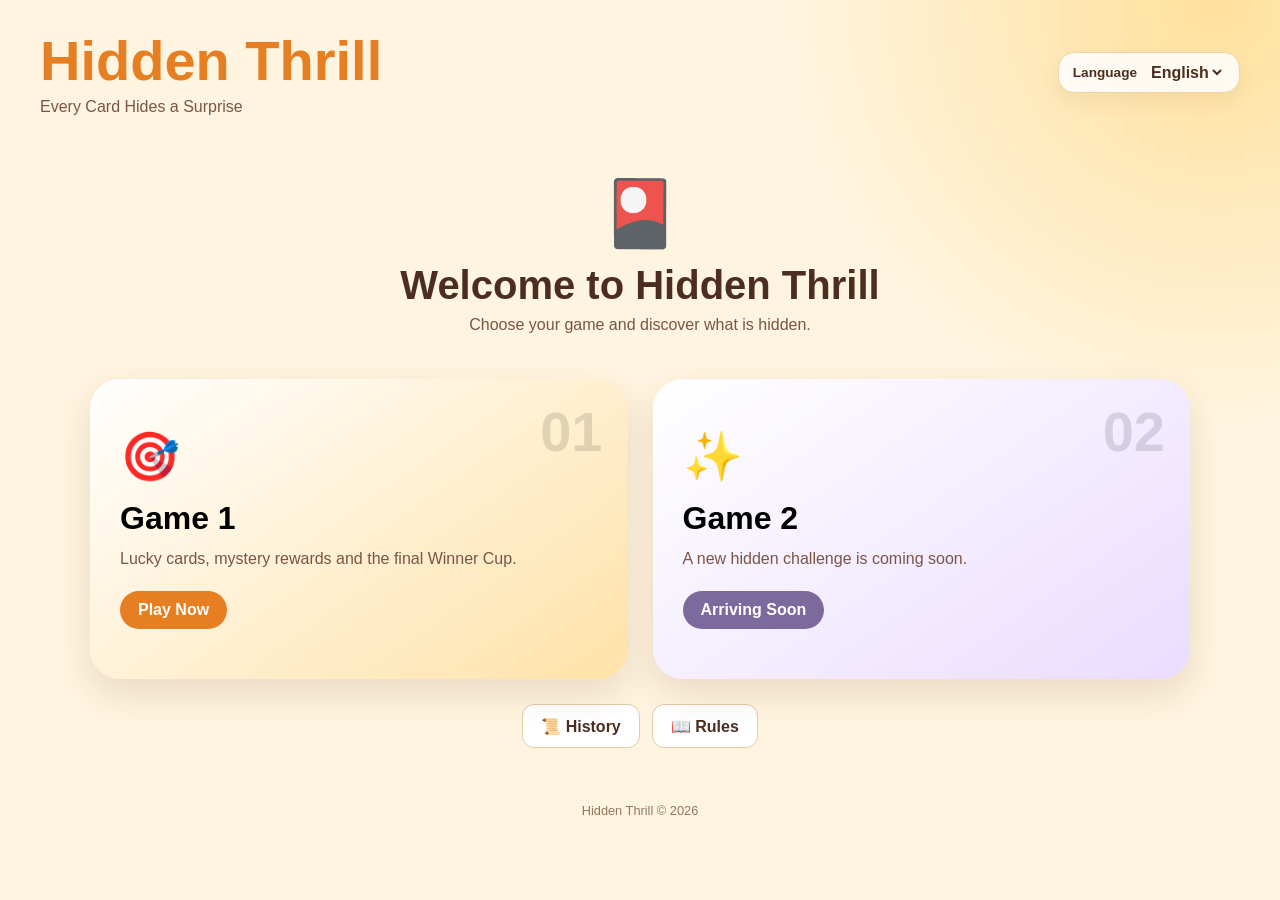
<file: index.html>
<!DOCTYPE html>
<html lang="en">
<head>
    <meta charset="UTF-8">
    <meta name="viewport" content="width=device-width, initial-scale=1.0">
    <title>Hidden Thrill</title>
    <link rel="stylesheet" href="style.css">
</head>

<body>

    <!-- HOME PAGE -->
    <section id="homePage" class="page active">

        <div class="sun-glow"></div>

        <header class="home-header">
            <div>
                <h1>Hidden Thrill</h1>
                <p data-i18n="tagline">Every Card Hides a Surprise</p>
            </div>

            <div class="language-box">
                <label for="languageSelect" data-i18n="language">Language</label>
                <select id="languageSelect">
                    <option value="en">English</option>
                    <option value="te">తెలుగు</option>
                    <option value="hi">हिन्दी</option>
                </select>
            </div>
        </header>

        <main class="home-content">

            <div class="home-hero">
                <div class="hero-icon">🎴</div>
                <h2 data-i18n="welcome">Welcome to Hidden Thrill</h2>
                <p data-i18n="chooseGame">Choose your game and discover what is hidden.</p>
            </div>

            <div class="game-selection">

                <button id="game1Btn" class="game-card game-card-one">
                    <span class="game-number">01</span>
                    <span class="game-icon">🎯</span>
                    <span class="game-title" data-i18n="game1">Game 1</span>
                    <span class="game-description" data-i18n="game1Desc">
                        Lucky cards, mystery rewards and the final Winner Cup.
                    </span>
                    <span class="play-label" data-i18n="playNow">Play Now</span>
                </button>

                <button id="game2Btn" class="game-card game-card-two">
                    <span class="game-number">02</span>
                    <span class="game-icon">✨</span>
                    <span class="game-title" data-i18n="game2">Game 2</span>
                    <span class="game-description" data-i18n="game2Desc">
                        A new hidden challenge is coming soon.
                    </span>
                    <span class="coming-label" data-i18n="arrivingSoon">Arriving Soon</span>
                </button>

            </div>

            <div class="home-buttons">
                <button id="historyBtn" class="secondary-btn">
                    📜 <span data-i18n="history">History</span>
                </button>

                <button id="homeRulesBtn" class="secondary-btn">
                    📖 <span data-i18n="rules">Rules</span>
                </button>
            </div>

        </main>

        <footer>
            <p>Hidden Thrill © 2026</p>
        </footer>

    </section>


    <!-- SETUP PAGE -->
    <section id="setupPage" class="page">

        <div class="setup-container">

            <button id="setupBackBtn" class="back-btn">
                ← <span data-i18n="back">Back</span>
            </button>

            <div class="setup-header">
                <div class="setup-icon">🎮</div>
                <h2 data-i18n="gameSetup">Game Setup</h2>
                <p data-i18n="enterPlayers">Enter player names to begin.</p>
            </div>

            <div class="player-count-box">
                <h3 data-i18n="numberOfPlayers">Number of Players</h3>

                <div class="player-count-options">
                    <button class="player-count-btn active" data-count="2">2</button>
                    <button class="player-count-btn" data-count="4">4</button>
                </div>
            </div>

            <div id="playerInputs" class="player-inputs"></div>

            <button id="startGameBtn" class="primary-btn start-btn">
                🎮 <span data-i18n="startGame">Start Game</span>
            </button>

            <p id="setupError" class="error-message"></p>

        </div>

    </section>


    <!-- GAME PAGE -->
    <section id="gamePage" class="page">

        <div class="game-container">

            <div class="game-topbar">

                <button id="gameExitBtn" class="outline-btn danger-btn">
                    ← <span data-i18n="exit">Exit</span>
                </button>

                <div class="game-top-actions">
                    <button id="gameRulesBtn" class="outline-btn">
                        📖 <span data-i18n="rules">Rules</span>
                    </button>

                    <button id="newGameBtn" class="outline-btn">
                        🔄 <span data-i18n="newGame">New Game</span>
                    </button>
                </div>

            </div>


            <!-- LEADERBOARD ABOVE GAME -->
            <div class="leaderboard-panel">

                <div class="leaderboard-heading">
                    <span>🏆</span>
                    <h2 data-i18n="leaderboard">Leaderboard</h2>
                </div>

                <div id="leaderboard" class="leaderboard"></div>

            </div>


            <!-- CURRENT TURN -->
            <div class="turn-panel">

                <div class="turn-small" data-i18n="currentTurn">
                    Current Turn
                </div>

                <div id="currentTurn" class="current-turn">
                    Player A
                </div>

            </div>


            <!-- LEVEL INFORMATION -->
            <div id="levelPanel" class="level-panel">

                <div id="levelNumber" class="level-number">
                    LEVEL 1
                </div>

                <h2 id="levelTitle">
                    LUCKY START
                </h2>

                <p id="levelRules"></p>

            </div>


            <!-- GAME MESSAGE -->
            <div id="gameMessage" class="game-message"></div>


            <!-- CARDS -->
            <div id="cardsGrid" class="cards-grid"></div>


            <!-- GAME BOTTOM -->
            <div class="game-bottom">

                <button id="bottomHomeBtn" class="secondary-btn">
                    🏠 <span data-i18n="home">Home</span>
                </button>

                <button id="bottomNewGameBtn" class="primary-btn">
                    🔄 <span data-i18n="newGame">New Game</span>
                </button>

            </div>

        </div>

    </section>


    <!-- TRANSITION OVERLAY -->
    <div id="transitionOverlay" class="overlay hidden">

        <div class="transition-box">

            <div class="transition-level" id="transitionLevel">
                LEVEL 2
            </div>

            <h2 id="transitionTitle">
                NEGATIVE ZONE
            </h2>

            <p id="transitionRules"></p>

            <div id="countdownNumber" class="countdown-number">
                5
            </div>

            <p id="transitionMessage"></p>

        </div>

    </div>


    <!-- WINNER OVERLAY -->
    <div id="winnerOverlay" class="overlay winner-overlay hidden">

        <div class="winner-box">

            <div class="winner-trophy">🏆</div>

            <p class="winner-small" data-i18n="winner">WINNER</p>

            <h1 id="winnerName">
                Player A
            </h1>

            <div class="winner-cup">🏆</div>

            <p id="winnerScore" class="winner-score"></p>

            <div class="winner-actions">

                <button id="winnerNewGameBtn" class="primary-btn">
                    🔄 <span data-i18n="newGame">New Game</span>
                </button>

                <button id="winnerHomeBtn" class="secondary-btn">
                    🏠 <span data-i18n="home">Home</span>
                </button>

            </div>

        </div>

    </div>


    <!-- RULES MODAL -->
    <div id="rulesModal" class="modal hidden">

        <div class="modal-box">

            <button id="closeRulesBtn" class="close-btn">×</button>

            <h2>📖 <span data-i18n="rules">Rules</span></h2>

            <div id="rulesContent"></div>

        </div>

    </div>


    <!-- HISTORY MODAL -->
    <div id="historyModal" class="modal hidden">

        <div class="modal-box history-box">

            <button id="closeHistoryBtn" class="close-btn">×</button>

            <h2>📜 <span data-i18n="history">History</span></h2>

            <div id="historyContent"></div>

            <button id="clearHistoryBtn" class="secondary-btn clear-history-btn">
                🗑️ <span data-i18n="clearHistory">Clear History</span>
            </button>

        </div>

    </div>


    <script src="script.js"></script>

</body>
</html>
</file>
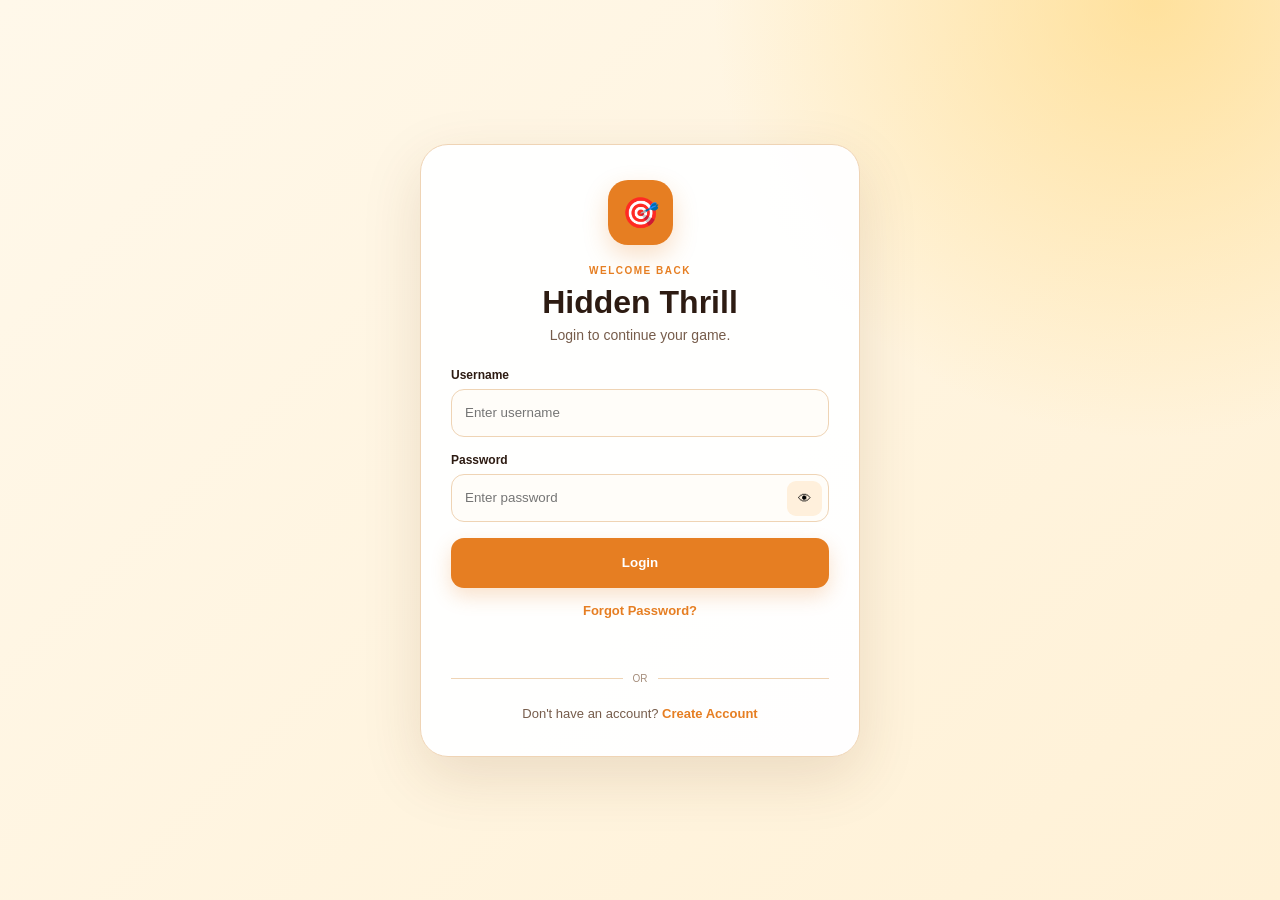
<file: login.html>
<!DOCTYPE html>
<html lang="en">

<head>

    <meta charset="UTF-8">

    <meta
        name="viewport"
        content="width=device-width, initial-scale=1.0"
    >

    <title>Login | Hidden Thrill</title>

    <link
        rel="stylesheet"
        href="auth.css"
    >

</head>


<body>

<div class="auth-page">

    <div class="auth-card">

        <div class="auth-logo">
            🎯
        </div>

        <span class="auth-eyebrow">
            WELCOME BACK
        </span>

        <h1>
            Hidden Thrill
        </h1>

        <p class="auth-subtitle">
            Login to continue your game.
        </p>


        <form id="loginForm">


            <div class="input-group">

                <label for="username">
                    Username
                </label>

                <input
                    type="text"
                    id="username"
                    autocomplete="username"
                    placeholder="Enter username"
                    required
                >

            </div>


            <div class="input-group">

                <label for="password">
                    Password
                </label>

                <div class="password-wrapper">

                    <input
                        type="password"
                        id="password"
                        autocomplete="current-password"
                        placeholder="Enter password"
                        required
                    >

                    <button
                        type="button"
                        id="togglePassword"
                        class="eye-btn"
                        aria-label="Show password"
                    >
                        👁
                    </button>

                </div>

            </div>


            <button
                type="submit"
                class="auth-btn"
            >
                Login
            </button>


            <button
                type="button"
                id="forgotPasswordBtn"
                class="forgot-btn"
            >
                Forgot Password?
            </button>


            <div
                id="loginMessage"
                class="auth-message"
            ></div>

        </form>


        <div class="auth-divider">
            <span>OR</span>
        </div>


        <p class="register-text">

            Don't have an account?

            <a href="register.html">
                Create Account
            </a>

        </p>

    </div>

</div>


<!-- FORGOT PASSWORD -->

<div
    id="forgotModal"
    class="auth-modal hidden"
>

    <div class="forgot-card">

        <button
            id="closeForgot"
            class="close-auth-modal"
        >
            ×
        </button>


        <div class="forgot-icon">
            🔐
        </div>


        <h2>
            Reset Password
        </h2>


        <p>
            Enter your username and create a new password.
        </p>


        <form id="forgotForm">

            <div class="input-group">

                <label for="forgotUsername">
                    Username
                </label>

                <input
                    type="text"
                    id="forgotUsername"
                    placeholder="Enter username"
                    required
                >

            </div>


            <div class="input-group">

                <label for="newPassword">
                    New Password
                </label>

                <div class="password-wrapper">

                    <input
                        type="password"
                        id="newPassword"
                        placeholder="New password"
                        required
                    >

                    <button
                        type="button"
                        id="toggleNewPassword"
                        class="eye-btn"
                    >
                        👁
                    </button>

                </div>

            </div>


            <div class="input-group">

                <label for="confirmNewPassword">
                    Confirm Password
                </label>

                <div class="password-wrapper">

                    <input
                        type="password"
                        id="confirmNewPassword"
                        placeholder="Confirm password"
                        required
                    >

                    <button
                        type="button"
                        id="toggleConfirmPassword"
                        class="eye-btn"
                    >
                        👁
                    </button>

                </div>

            </div>


            <button
                type="submit"
                class="auth-btn"
            >
                Reset Password
            </button>


            <div
                id="forgotMessage"
                class="auth-message"
            ></div>

        </form>

    </div>

</div>


<script src="login.js"></script>

</body>

</html>
</file>
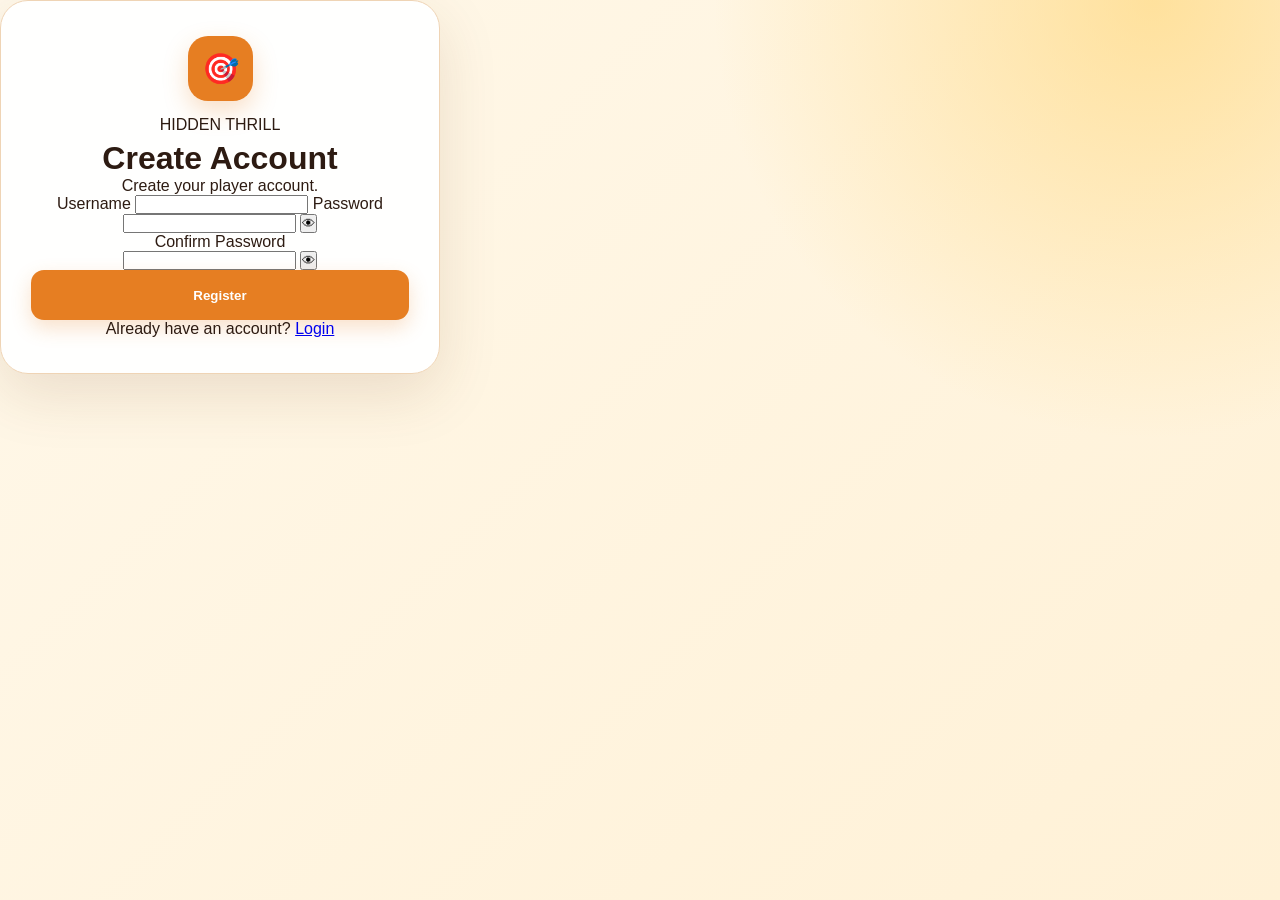
<file: register.html>
<!DOCTYPE html>
<html lang="en">

<head>

    <meta charset="UTF-8">

    <meta
        name="viewport"
        content="width=device-width, initial-scale=1.0"
    >

    <title>Register — Hidden Thrill</title>

    <link
        rel="stylesheet"
        href="auth.css"
    >

</head>

<body>

<div class="auth-shell">

    <div class="auth-card">

        <div class="auth-logo">
            🎯
        </div>

        <p class="eyebrow">
            HIDDEN THRILL
        </p>

        <h1>
            Create Account
        </h1>

        <p class="sub">
            Create your player account.
        </p>


        <form id="registerForm">

            <label for="username">
                Username
            </label>

            <input
                id="username"
                type="text"
                required
                minlength="4"
                maxlength="20"
                pattern="[A-Za-z0-9]+"
                autocomplete="username"
            >


            <label for="password">
                Password
            </label>

            <div class="password-box">

                <input
                    id="password"
                    type="password"
                    required
                    minlength="4"
                    autocomplete="new-password"
                >

                <button
                    type="button"
                    class="eye"
                    data-target="password"
                >
                    👁
                </button>

            </div>


            <label for="confirmPassword">
                Confirm Password
            </label>

            <div class="password-box">

                <input
                    id="confirmPassword"
                    type="password"
                    required
                    minlength="4"
                    autocomplete="new-password"
                >

                <button
                    type="button"
                    class="eye"
                    data-target="confirmPassword"
                >
                    👁
                </button>

            </div>


            <button
                class="auth-btn"
                type="submit"
            >
                Register
            </button>

        </form>


        <p class="switch">

            Already have an account?

            <a href="login.html">
                Login
            </a>

        </p>


        <p
            id="message"
            class="message"
        ></p>

    </div>

</div>


<script src="register.js"></script>

</body>

</html>
</file>
<file: style.css>
* {
    box-sizing: border-box;
    margin: 0;
    padding: 0;
}

:root {
    --cream: #fff4df;
    --cream-dark: #ffe8c2;
    --orange: #e67e22;
    --orange-dark: #c96513;
    --gold: #ffd166;
    --brown: #4b2e1f;
    --brown-light: #795548;
    --white: #ffffff;
    --green: #2e8b57;
    --red: #c0392b;
    --purple: #6558c8;
    --l1: #f4b400;
    --l2: #6558c8;
    --l3: #9b59b6;
    --l4: #d4a017;
    --l5: #e67e22;
}

body {
    font-family: Arial, Helvetica, sans-serif;
    background:
        radial-gradient(circle at 95% 0%, rgba(255, 209, 102, 0.55), transparent 28%),
        var(--cream);
    color: var(--brown);
    min-height: 100vh;
}

button,
select,
input {
    font: inherit;
}

button {
    cursor: pointer;
}

.page {
    display: none;
    min-height: 100vh;
}

.page.active {
    display: block;
}

/* HOME */

.home-header {
    width: min(1200px, 94%);
    margin: auto;
    padding: 28px 0 10px;
    display: flex;
    justify-content: space-between;
    align-items: center;
    gap: 20px;
}

.home-header h1 {
    font-size: clamp(2rem, 5vw, 3.5rem);
    color: var(--orange);
    font-weight: 900;
}

.home-header p {
    margin-top: 5px;
    color: var(--brown-light);
    font-size: 1rem;
}

.language-box {
    background: rgba(255, 255, 255, 0.85);
    border: 1px solid #f0d2a5;
    border-radius: 16px;
    padding: 10px 14px;
    display: flex;
    align-items: center;
    gap: 10px;
    box-shadow: 0 8px 20px rgba(104, 64, 20, 0.08);
}

.language-box label {
    font-size: 0.85rem;
    font-weight: bold;
}

.language-box select {
    border: 0;
    background: transparent;
    color: var(--brown);
    font-weight: bold;
    outline: none;
}

.home-content {
    width: min(1100px, 94%);
    margin: 25px auto 0;
    text-align: center;
}

.home-hero {
    padding: 25px 15px;
}

.hero-icon {
    font-size: 4rem;
    margin-bottom: 12px;
    animation: floating 3s ease-in-out infinite;
}

.home-hero h2 {
    font-size: clamp(1.5rem, 4vw, 2.5rem);
    margin-bottom: 8px;
}

.home-hero p {
    color: var(--brown-light);
}

@keyframes floating {
    0%, 100% {
        transform: translateY(0);
    }

    50% {
        transform: translateY(-7px);
    }
}

.game-selection {
    display: grid;
    grid-template-columns: repeat(2, minmax(0, 1fr));
    gap: 25px;
    margin-top: 20px;
}

.game-card {
    border: 0;
    min-height: 300px;
    border-radius: 30px;
    padding: 30px;
    text-align: left;
    position: relative;
    overflow: hidden;
    display: flex;
    flex-direction: column;
    align-items: flex-start;
    justify-content: center;
    transition: 0.25s ease;
    box-shadow: 0 15px 35px rgba(80, 45, 15, 0.12);
}

.game-card:hover {
    transform: translateY(-7px);
    box-shadow: 0 22px 45px rgba(80, 45, 15, 0.18);
}

.game-card-one {
    background: linear-gradient(145deg, #fff, #ffe2a8);
}

.game-card-two {
    background: linear-gradient(145deg, #fff, #eadcff);
}

.game-number {
    position: absolute;
    right: 25px;
    top: 20px;
    font-size: 3.5rem;
    font-weight: 900;
    opacity: 0.12;
}

.game-icon {
    font-size: 3rem;
    margin-bottom: 15px;
}

.game-title {
    font-size: 2rem;
    font-weight: 900;
}

.game-description {
    color: var(--brown-light);
    line-height: 1.5;
    margin: 10px 0 20px;
    max-width: 450px;
}

.play-label,
.coming-label {
    background: var(--orange);
    color: white;
    padding: 10px 18px;
    border-radius: 30px;
    font-weight: bold;
}

.coming-label {
    background: #7d6a9d;
}

.home-buttons {
    display: flex;
    justify-content: center;
    gap: 12px;
    margin: 25px 0 40px;
}

.secondary-btn,
.primary-btn,
.outline-btn,
.back-btn {
    min-height: 44px;
    border-radius: 12px;
    padding: 10px 18px;
    font-weight: 700;
    border: 0;
    transition: 0.2s ease;
}

.primary-btn {
    background: var(--orange);
    color: white;
    box-shadow: 0 7px 18px rgba(230, 126, 34, 0.22);
}

.primary-btn:hover {
    background: var(--orange-dark);
    transform: translateY(-2px);
}

.secondary-btn {
    background: white;
    color: var(--brown);
    border: 1px solid #e6cba7;
}

.secondary-btn:hover {
    background: var(--cream-dark);
    transform: translateY(-2px);
}

footer {
    text-align: center;
    padding: 15px;
    color: #94765e;
    font-size: 0.8rem;
}

/* SETUP */

.setup-container {
    width: min(700px, 94%);
    margin: auto;
    padding: 25px 0 50px;
}

.back-btn {
    background: transparent;
    color: var(--brown);
    padding-left: 0;
}

.setup-header {
    text-align: center;
    padding: 20px 0;
}

.setup-icon {
    font-size: 3rem;
}

.setup-header h2 {
    margin: 8px 0;
    font-size: 2rem;
}

.setup-header p {
    color: var(--brown-light);
}

.player-count-box {
    background: white;
    padding: 22px;
    border-radius: 20px;
    box-shadow: 0 10px 25px rgba(80, 45, 15, 0.08);
    text-align: center;
}

.player-count-options {
    display: flex;
    justify-content: center;
    gap: 12px;
    margin-top: 15px;
}

.player-count-btn {
    width: 75px;
    height: 55px;
    border: 2px solid #e7cda8;
    background: white;
    border-radius: 14px;
    color: var(--brown);
    font-size: 1.2rem;
    font-weight: bold;
}

.player-count-btn.active {
    background: var(--orange);
    color: white;
    border-color: var(--orange);
}

.player-inputs {
    display: grid;
    gap: 12px;
    margin-top: 18px;
}

.player-input-row {
    background: white;
    border-radius: 16px;
    padding: 12px;
    display: flex;
    align-items: center;
    gap: 12px;
    box-shadow: 0 7px 18px rgba(80, 45, 15, 0.07);
}

.player-badge {
    min-width: 45px;
    height: 45px;
    border-radius: 50%;
    background: var(--gold);
    display: grid;
    place-items: center;
    font-weight: 900;
}

.player-input-row input {
    flex: 1;
    border: 1px solid #e2c8a4;
    border-radius: 10px;
    padding: 12px;
    outline: none;
    color: var(--brown);
}

.player-input-row input:focus {
    border-color: var(--orange);
}

.start-btn {
    width: 100%;
    margin-top: 20px;
}

.error-message {
    color: var(--red);
    text-align: center;
    margin-top: 10px;
    min-height: 20px;
    font-weight: bold;
}

/* GAME */

.game-container {
    width: min(1200px, 94%);
    margin: auto;
    padding: 18px 0 40px;
}

.game-topbar {
    display: flex;
    justify-content: space-between;
    align-items: center;
    gap: 15px;
}

.game-top-actions {
    display: flex;
    gap: 10px;
}

.outline-btn {
    background: rgba(255, 255, 255, 0.8);
    color: var(--brown);
    border: 1px solid #dfc29b;
}

.outline-btn:hover {
    background: white;
    transform: translateY(-2px);
}

.danger-btn {
    color: var(--red);
}

/* LEADERBOARD */

.leaderboard-panel {
    background: rgba(255, 255, 255, 0.9);
    border-radius: 20px;
    padding: 16px;
    margin-top: 15px;
    box-shadow: 0 10px 25px rgba(80, 45, 15, 0.08);
}

.leaderboard-heading {
    display: flex;
    align-items: center;
    gap: 8px;
    margin-bottom: 12px;
}

.leaderboard-heading span {
    font-size: 1.4rem;
}

.leaderboard-heading h2 {
    font-size: 1.1rem;
}

.leaderboard {
    display: grid;
    grid-template-columns: repeat(4, minmax(0, 1fr));
    gap: 10px;
}

.leader-row {
    min-height: 65px;
    background: #fffaf1;
    border: 1px solid #ead5b7;
    border-radius: 14px;
    padding: 9px 12px;
    display: flex;
    align-items: center;
    gap: 10px;
}

.leader-position {
    width: 28px;
    height: 28px;
    border-radius: 50%;
    display: grid;
    place-items: center;
    background: var(--gold);
    font-size: 0.8rem;
    font-weight: 900;
}

.leader-info {
    flex: 1;
    min-width: 0;
}

.leader-name {
    font-weight: 800;
    white-space: nowrap;
    overflow: hidden;
    text-overflow: ellipsis;
}

.leader-score {
    font-size: 0.9rem;
    color: var(--orange-dark);
    font-weight: 900;
    margin-top: 3px;
}

.eliminated {
    opacity: 0.55;
}

/* TURN */

.turn-panel {
    background: var(--brown);
    color: white;
    border-radius: 18px;
    margin-top: 15px;
    padding: 13px 18px;
    text-align: center;
}

.turn-small {
    font-size: 0.75rem;
    opacity: 0.75;
    text-transform: uppercase;
    letter-spacing: 1px;
}

.current-turn {
    font-size: 1.35rem;
    font-weight: 900;
    margin-top: 3px;
}

/* LEVEL */

.level-panel {
    margin-top: 15px;
    background: white;
    border-radius: 22px;
    padding: 22px;
    text-align: center;
    border-top: 7px solid var(--l1);
    box-shadow: 0 10px 25px rgba(80, 45, 15, 0.08);
}

.level-number {
    font-size: 0.8rem;
    font-weight: 900;
    letter-spacing: 2px;
    color: var(--orange-dark);
}

.level-panel h2 {
    font-size: clamp(1.5rem, 4vw, 2.2rem);
    margin: 5px 0;
}

.level-panel p {
    color: var(--brown-light);
    line-height: 1.5;
}

.game-message {
    text-align: center;
    min-height: 34px;
    padding: 10px;
    font-weight: 800;
    color: var(--orange-dark);
}

/* CARDS */

.cards-grid {
    width: 100%;
    min-height: 310px;
    display: grid;
    grid-template-columns: repeat(10, 1fr);
    gap: 14px;
    align-content: center;
    justify-content: center;
    padding: 25px;
    background: rgba(255, 255, 255, 0.45);
    border-radius: 25px;
}

.game-card-item {
    aspect-ratio: 1 / 1;
    min-width: 0;
    border: 0;
    border-radius: 14px;
    background:
        linear-gradient(145deg, #fff, #e8d6bd);
    box-shadow:
        0 7px 0 #c9b296,
        0 10px 18px rgba(75, 46, 31, 0.12);
    color: transparent;
    transition: 0.2s ease;
    position: relative;
    overflow: hidden;
}

.game-card-item::before {
    content: "";
    position: absolute;
    inset: 7px;
    border: 2px solid rgba(75, 46, 31, 0.12);
    border-radius: 9px;
}

.game-card-item:hover:not(:disabled) {
    transform: translateY(-5px) rotate(1deg);
    box-shadow:
        0 10px 0 #c9b296,
        0 15px 24px rgba(75, 46, 31, 0.16);
}

.game-card-item:active:not(:disabled) {
    transform: translateY(4px);
    box-shadow: 0 3px 0 #c9b296;
}

.game-card-item.revealed {
    color: var(--brown);
    background: white;
    box-shadow: 0 5px 15px rgba(75, 46, 31, 0.12);
}

.game-card-item.revealed::before {
    display: none;
}

.card-value {
    font-size: clamp(1.2rem, 3vw, 2rem);
    font-weight: 900;
    position: relative;
    z-index: 2;
}

.card-label {
    display: block;
    font-size: 0.7rem;
    margin-top: 4px;
    position: relative;
    z-index: 2;
}

.cards-grid.level-2 {
    grid-template-columns: repeat(8, 1fr);
}

.cards-grid.level-3 {
    grid-template-columns: repeat(8, 1fr);
}

.cards-grid.level-4 {
    grid-template-columns: repeat(4, 1fr);
    max-width: 700px;
    margin: auto;
}

.cards-grid.level-5 {
    grid-template-columns: repeat(3, 1fr);
    max-width: 600px;
    min-height: 250px;
    margin: auto;
    gap: 25px;
}

.cards-grid.level-5 .game-card-item {
    min-height: 130px;
    border-radius: 20px;
}

.cards-grid.level-5 .card-value {
    font-size: 1.6rem;
}

/* GAME BOTTOM */

.game-bottom {
    display: flex;
    justify-content: center;
    gap: 12px;
    margin-top: 25px;
}

/* OVERLAY */

.overlay {
    position: fixed;
    inset: 0;
    z-index: 1000;
    background: rgba(55, 31, 16, 0.78);
    display: grid;
    place-items: center;
    padding: 20px;
}

.hidden {
    display: none !important;
}

.transition-box {
    width: min(500px, 94%);
    background: var(--cream);
    border-radius: 30px;
    padding: 35px 25px;
    text-align: center;
    box-shadow: 0 25px 70px rgba(0, 0, 0, 0.3);
}

.transition-level {
    font-size: 0.9rem;
    font-weight: 900;
    letter-spacing: 3px;
    color: var(--orange);
}

.transition-box h2 {
    font-size: 2rem;
    margin: 8px 0 10px;
}

.transition-box p {
    color: var(--brown-light);
    line-height: 1.5;
}

.countdown-number {
    width: 100px;
    height: 100px;
    border-radius: 50%;
    background: var(--orange);
    color: white;
    display: grid;
    place-items: center;
    font-size: 3.5rem;
    font-weight: 900;
    margin: 25px auto;
    animation: countdownPulse 1s infinite;
}

@keyframes countdownPulse {
    0% {
        transform: scale(0.9);
    }

    50% {
        transform: scale(1.05);
    }

    100% {
        transform: scale(0.9);
    }
}

/* WINNER */

.winner-overlay {
    background:
        radial-gradient(circle at center, rgba(255, 209, 102, 0.22), rgba(55, 31, 16, 0.94));
}

.winner-box {
    width: min(650px, 95%);
    background: linear-gradient(145deg, #fff8e9, #ffe2a8);
    border-radius: 35px;
    padding: 40px 25px;
    text-align: center;
    box-shadow: 0 30px 100px rgba(0, 0, 0, 0.4);
    animation: winnerIn 0.6s ease;
}

@keyframes winnerIn {
    from {
        opacity: 0;
        transform: scale(0.7);
    }

    to {
        opacity: 1;
        transform: scale(1);
    }
}

.winner-trophy {
    font-size: 4rem;
}

.winner-small {
    margin-top: 10px;
    font-size: 0.85rem;
    font-weight: 900;
    letter-spacing: 4px;
    color: var(--orange-dark);
}

.winner-box h1 {
    font-size: clamp(2.2rem, 8vw, 4rem);
    margin: 5px 0;
    color: var(--brown);
    overflow-wrap: anywhere;
}

.winner-cup {
    font-size: 5rem;
    animation: cupBounce 1.5s infinite;
}

@keyframes cupBounce {
    0%, 100% {
        transform: translateY(0);
    }

    50% {
        transform: translateY(-10px);
    }
}

.winner-score {
    font-weight: 900;
    font-size: 1.2rem;
}

.winner-actions {
    display: flex;
    justify-content: center;
    gap: 12px;
    margin-top: 25px;
}

/* MODALS */

.modal {
    position: fixed;
    inset: 0;
    z-index: 900;
    background: rgba(55, 31, 16, 0.65);
    display: grid;
    place-items: center;
    padding: 20px;
}

.modal-box {
    width: min(650px, 95%);
    max-height: 85vh;
    overflow-y: auto;
    background: var(--cream);
    border-radius: 25px;
    padding: 30px;
    position: relative;
    box-shadow: 0 25px 70px rgba(0, 0, 0, 0.25);
}

.modal-box h2 {
    margin-bottom: 20px;
}

.close-btn {
    position: absolute;
    right: 15px;
    top: 12px;
    width: 38px;
    height: 38px;
    border: 0;
    border-radius: 50%;
    background: white;
    font-size: 1.5rem;
    color: var(--brown);
}

.rule-section {
    background: white;
    border-radius: 15px;
    padding: 15px;
    margin-bottom: 12px;
}

.rule-section h3 {
    margin-bottom: 7px;
    color: var(--orange-dark);
}

.rule-section p {
    line-height: 1.5;
    color: var(--brown-light);
}

.history-item {
    background: white;
    border-radius: 16px;
    padding: 15px;
    margin-bottom: 12px;
    border: 1px solid #ecd4b4;
}

.history-item h3 {
    margin-bottom: 5px;
}

.history-item p {
    color: var(--brown-light);
    margin: 3px 0;
}

.history-players {
    margin-top: 10px;
    display: grid;
    gap: 5px;
}

.history-player {
    padding: 7px 10px;
    background: #fff8eb;
    border-radius: 8px;
}

.clear-history-btn {
    width: 100%;
    margin-top: 10px;
}

/* RESPONSIVE */

@media (max-width: 900px) {

    .game-selection {
        grid-template-columns: 1fr;
    }

    .leaderboard {
        grid-template-columns: repeat(2, 1fr);
    }

    .cards-grid {
        grid-template-columns: repeat(8, 1fr);
    }

    .cards-grid.level-2,
    .cards-grid.level-3 {
        grid-template-columns: repeat(8, 1fr);
    }
}

@media (max-width: 650px) {

    .home-header {
        flex-direction: column;
        align-items: stretch;
        text-align: center;
    }

    .language-box {
        justify-content: center;
    }

    .game-topbar {
        flex-wrap: wrap;
    }

    .game-top-actions {
        width: 100%;
        display: grid;
        grid-template-columns: 1fr 1fr;
    }

    .game-topbar > .outline-btn {
        flex: 1;
    }

    .leaderboard {
        grid-template-columns: repeat(2, 1fr);
    }

    .cards-grid {
        min-height: 280px;
        padding: 20px;
        gap: 12px;
        grid-template-columns: repeat(5, 1fr);
    }

    .cards-grid.level-2,
    .cards-grid.level-3 {
        grid-template-columns: repeat(4, 1fr);
    }

    .cards-grid.level-4 {
        grid-template-columns: repeat(4, 1fr);
        gap: 15px;
    }

    .cards-grid.level-5 {
        grid-template-columns: repeat(3, 1fr);
        gap: 12px;
        padding: 15px;
    }

    .cards-grid.level-5 .game-card-item {
        min-height: 100px;
    }

    .game-card-item {
        border-radius: 11px;
    }

    .game-message {
        font-size: 0.9rem;
    }
}

@media (max-width: 450px) {

    .home-content,
    .game-container,
    .setup-container {
        width: 92%;
    }

    .game-card {
        min-height: 270px;
        padding: 25px;
    }

    .game-title {
        font-size: 1.7rem;
    }

    .leaderboard {
        grid-template-columns: 1fr 1fr;
        gap: 7px;
    }

    .leader-row {
        padding: 8px;
    }

    .leader-position {
        min-width: 25px;
        width: 25px;
        height: 25px;
    }

    .leader-name {
        font-size: 0.85rem;
    }

    .leader-score {
        font-size: 0.78rem;
    }

    .cards-grid {
        min-height: 250px;
        padding: 15px;
        gap: 10px;
        grid-template-columns: repeat(4, 1fr);
    }

    .cards-grid.level-2,
    .cards-grid.level-3 {
        grid-template-columns: repeat(4, 1fr);
    }

    .cards-grid.level-4 {
        grid-template-columns: repeat(2, 1fr);
        max-width: 330px;
        gap: 18px;
    }

    .cards-grid.level-5 {
        max-width: 360px;
        min-height: 220px;
    }

    .cards-grid.level-5 .game-card-item {
        min-height: 90px;
    }

    .home-buttons,
    .winner-actions,
    .game-bottom {
        flex-direction: column;
    }

    .home-buttons button,
    .winner-actions button,
    .game-bottom button {
        width: 100%;
    }

    .player-input-row {
        padding: 9px;
    }

    .player-badge {
        min-width: 38px;
        height: 38px;
    }
}

body.winner-open {
    overflow: hidden;
}
</file>
<file: auth.css>
:root {
    --cream: #fff1d6;
    --white: #ffffff;
    --orange: #e67e22;
    --orange-dark: #c85f0b;
    --brown: #2d1b12;
    --brown-light: #765c4b;
    --border: #efd4b5;
}

* {
    box-sizing: border-box;
    margin: 0;
    padding: 0;
}

body {
    min-height: 100vh;

    font-family:
        Arial,
        Helvetica,
        sans-serif;

    color: var(--brown);

    background:
        radial-gradient(
            circle at 90% 0%,
            rgba(255, 209, 102, 0.55),
            transparent 30%
        ),
        linear-gradient(
            135deg,
            #fff8ea,
            var(--cream)
        );
}


.auth-page {
    min-height: 100vh;

    display: grid;
    place-items: center;

    padding: 20px;
}


.auth-card {
    width: min(440px, 100%);

    padding: 35px 30px;

    background:
        rgba(255,255,255,0.96);

    border:
        1px solid var(--border);

    border-radius: 28px;

    box-shadow:
        0 20px 60px
        rgba(100,55,15,0.13);

    text-align: center;
}


.auth-logo {
    width: 65px;
    height: 65px;

    margin: 0 auto 15px;

    display: grid;
    place-items: center;

    border-radius: 20px;

    background: var(--orange);

    font-size: 30px;

    box-shadow:
        0 10px 25px
        rgba(230,126,34,0.25);
}


.auth-eyebrow {
    color: var(--orange);

    font-size: 10px;
    font-weight: 900;

    letter-spacing: 1.5px;
}


.auth-card h1 {
    margin-top: 6px;

    font-size: 32px;
}


.auth-subtitle {
    margin-top: 6px;

    color: var(--brown-light);

    font-size: 14px;
}


#loginForm {
    margin-top: 25px;
}


.input-group {
    margin-bottom: 16px;

    text-align: left;
}


.input-group label {
    display: block;

    margin-bottom: 7px;

    font-size: 12px;
    font-weight: 800;
}


.input-group input {
    width: 100%;
    height: 48px;

    padding: 0 13px;

    border:
        1px solid var(--border);

    border-radius: 13px;

    outline: none;

    background: #fffdf9;

    color: var(--brown);
}


.input-group input:focus {
    border-color: var(--orange);

    box-shadow:
        0 0 0 3px
        rgba(230,126,34,0.10);
}


.password-wrapper {
    position: relative;
}


.password-wrapper input {
    padding-right: 48px;
}


.eye-btn {
    position: absolute;

    right: 7px;
    top: 7px;

    width: 35px;
    height: 35px;

    border: none;

    border-radius: 9px;

    background: #fff0dc;

    cursor: pointer;
}


.auth-btn {
    width: 100%;
    height: 50px;

    border: none;

    border-radius: 13px;

    background: var(--orange);

    color: white;

    font-weight: 800;

    cursor: pointer;

    box-shadow:
        0 8px 20px
        rgba(230,126,34,0.23);

    transition:
        transform 0.2s ease,
        background 0.2s ease;
}


.auth-btn:hover {
    background: var(--orange-dark);

    transform: translateY(-2px);
}


.auth-btn:active {
    transform: scale(0.98);
}


.forgot-btn {
    margin-top: 15px;

    border: none;

    background: none;

    color: var(--orange);

    font-size: 13px;

    font-weight: 700;

    cursor: pointer;
}


.auth-message {
    min-height: 20px;

    margin-top: 12px;

    font-size: 12px;

    font-weight: 700;
}


.auth-message.error {
    color: #c0392b;
}


.auth-message.success {
    color: #248a45;
}


.auth-divider {
    display: flex;

    align-items: center;

    gap: 10px;

    margin: 22px 0;

    color: #a58d7b;

    font-size: 10px;
}


.auth-divider::before,
.auth-divider::after {
    content: "";

    flex: 1;

    height: 1px;

    background:
        var(--border);
}


.register-text {
    color: var(--brown-light);

    font-size: 13px;
}


.register-text a {
    color: var(--orange);

    font-weight: 800;

    text-decoration: none;
}


/* ================= FORGOT MODAL ================= */

.auth-modal {
    position: fixed;

    inset: 0;

    z-index: 100;

    display: grid;

    place-items: center;

    padding: 20px;

    background:
        rgba(40,25,15,0.62);

    backdrop-filter:
        blur(6px);
}


.forgot-card {
    position: relative;

    width: min(430px, 100%);

    padding: 30px;

    background:
        #fffaf2;

    border-radius: 25px;

    box-shadow:
        0 25px 70px
        rgba(0,0,0,0.25);
}


.close-auth-modal {
    position: absolute;

    right: 14px;
    top: 14px;

    width: 35px;
    height: 35px;

    border: none;

    border-radius: 50%;

    background: #fff0dc;

    font-size: 21px;

    cursor: pointer;
}


.forgot-icon {
    font-size: 45px;

    margin-bottom: 10px;
}


.forgot-card h2 {
    font-size: 27px;
}


.forgot-card > p {
    margin-top: 6px;

    color: var(--brown-light);

    line-height: 1.5;

    font-size: 13px;
}


#forgotForm {
    margin-top: 22px;
}


.hidden {
    display: none !important;
}


@media (max-width: 500px) {

    .auth-page {
        padding: 12px;
    }

    .auth-card {
        padding: 28px 20px;

        border-radius: 22px;
    }

    .auth-card h1 {
        font-size: 28px;
    }

    .forgot-card {
        padding: 25px 19px;

        border-radius: 21px;
    }

}
</file>
